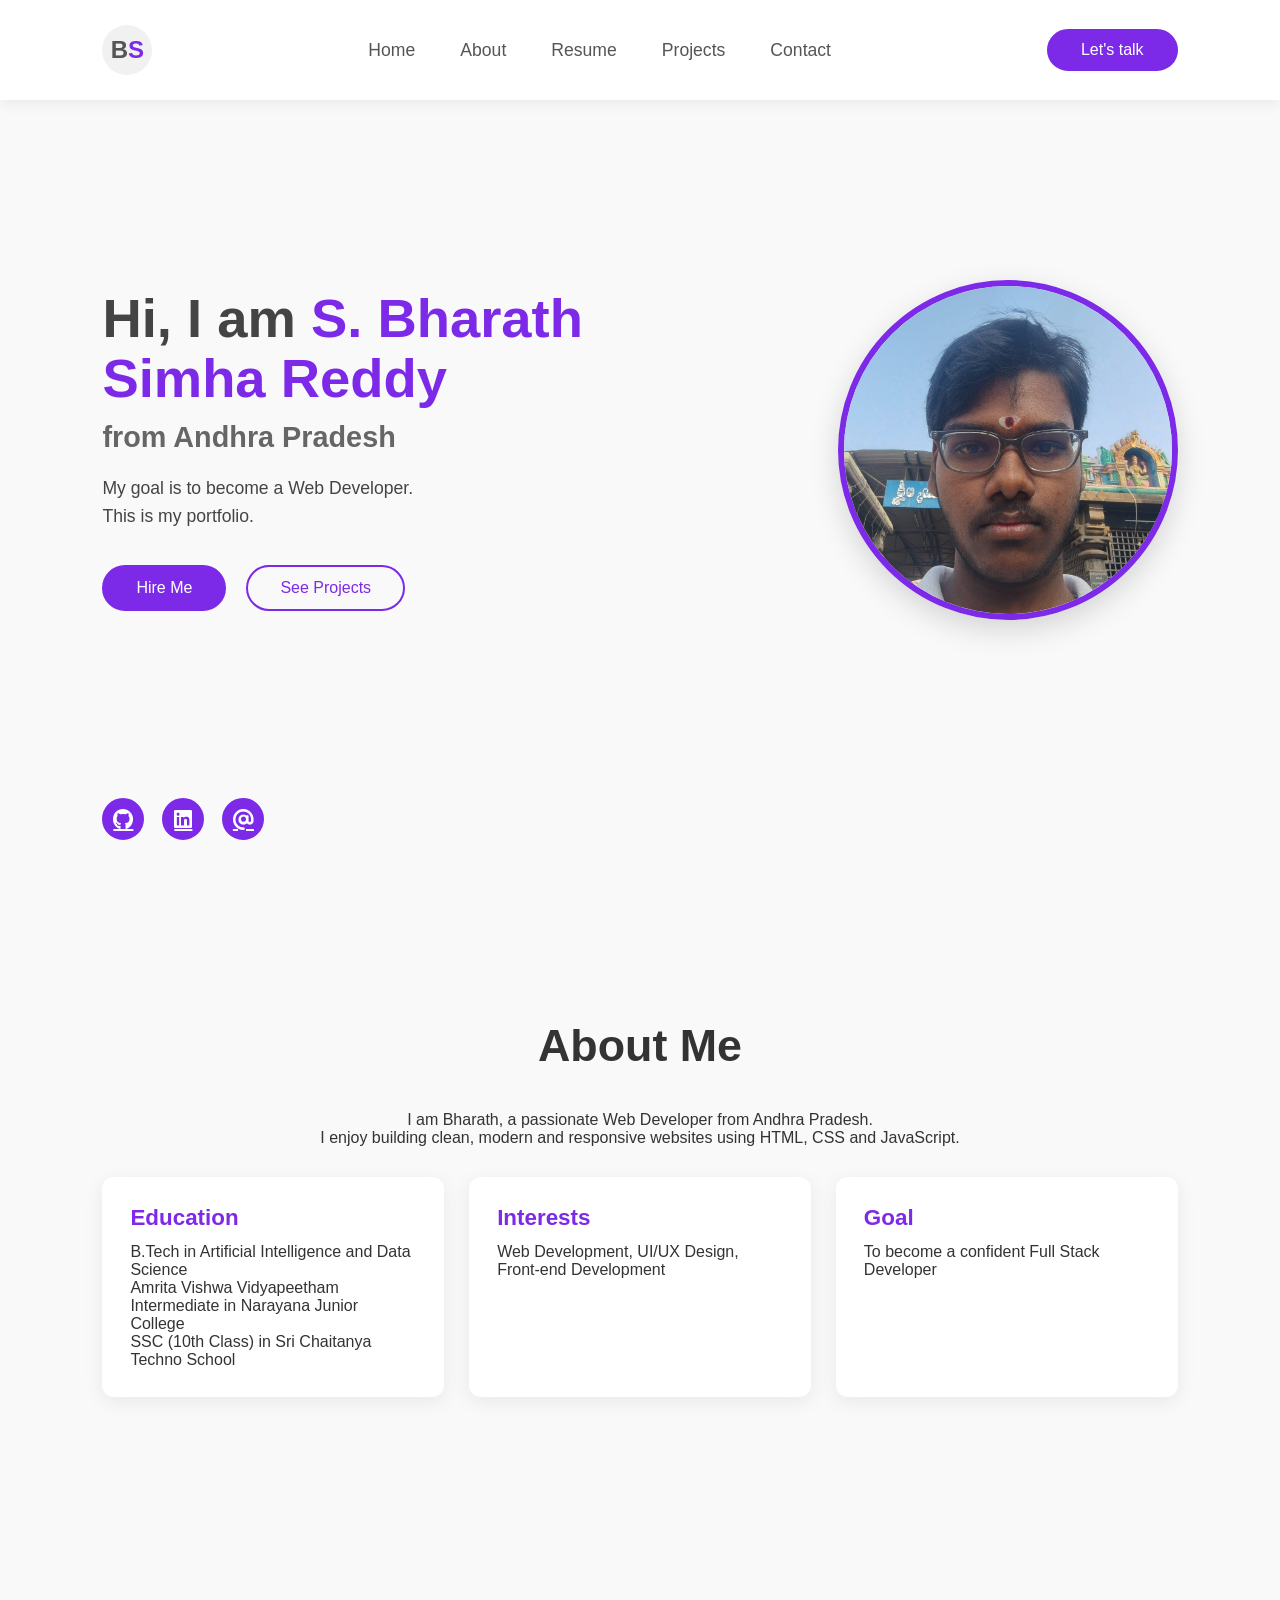
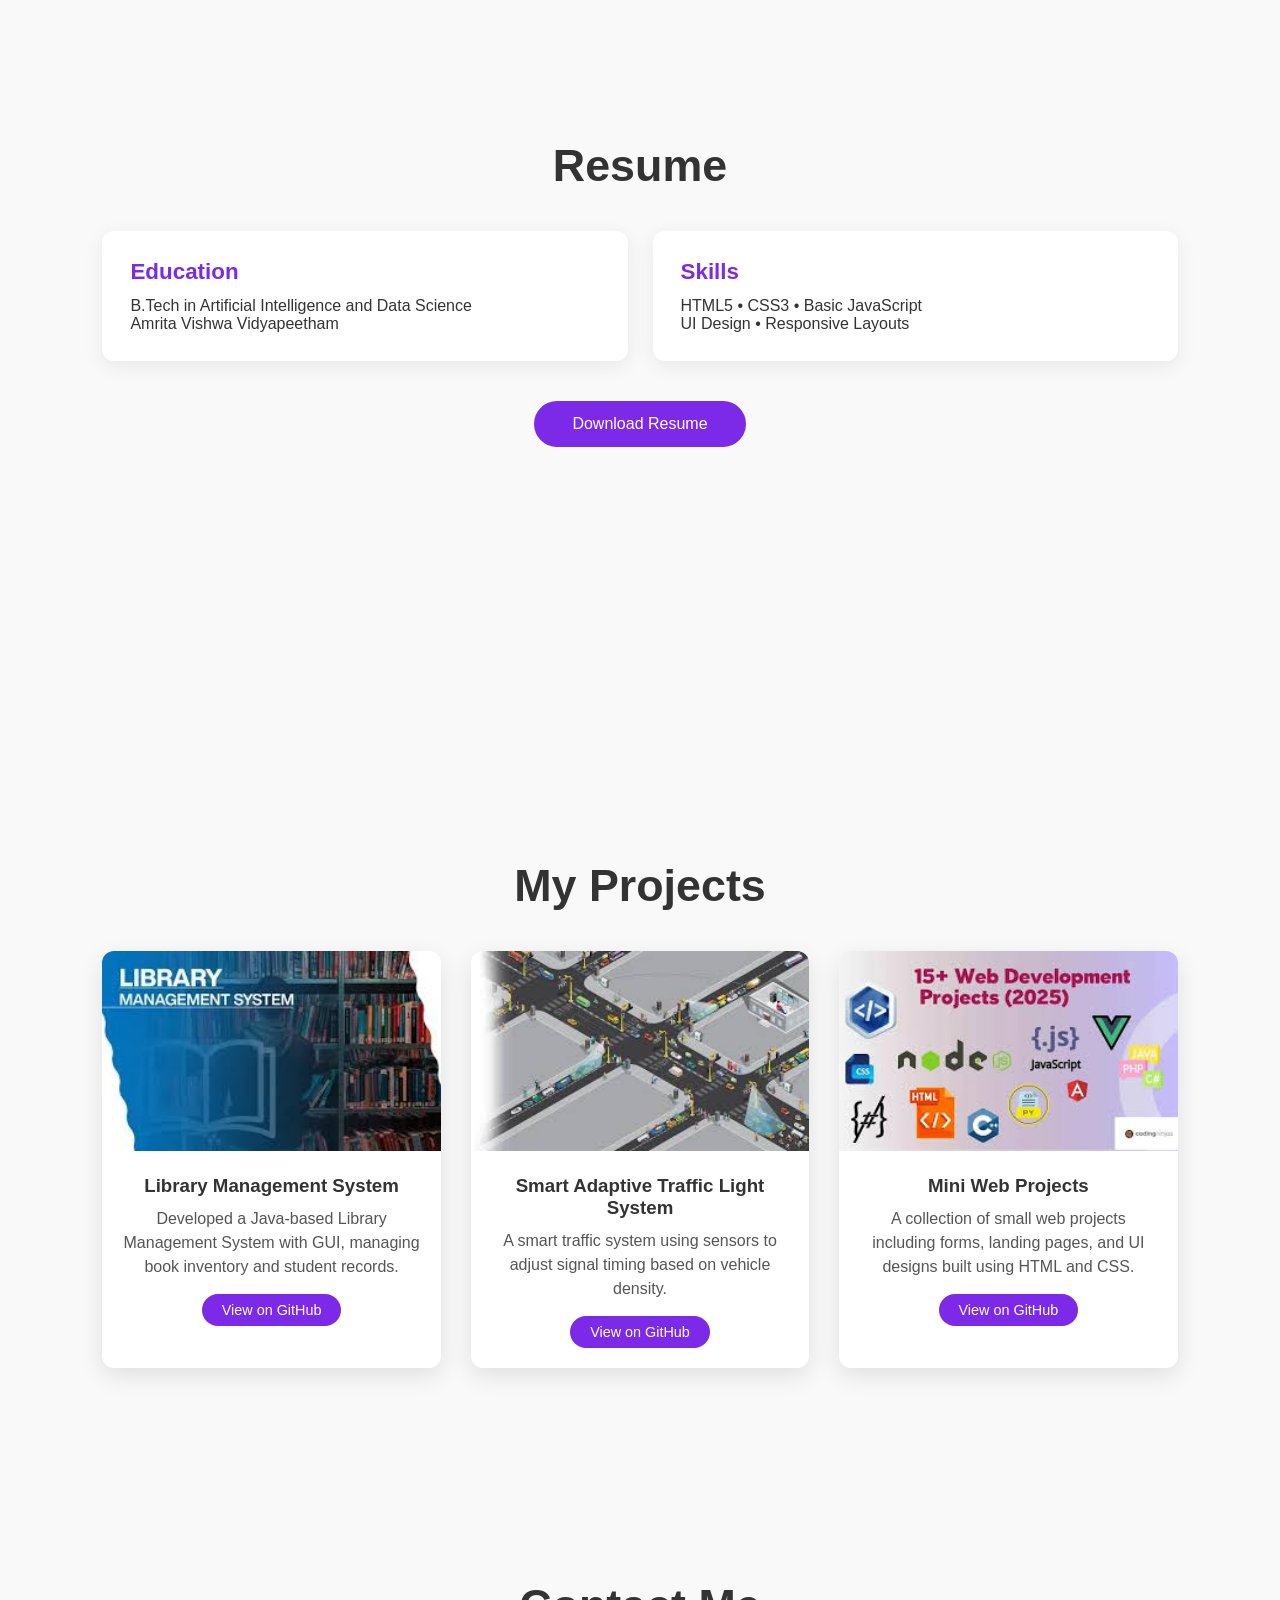
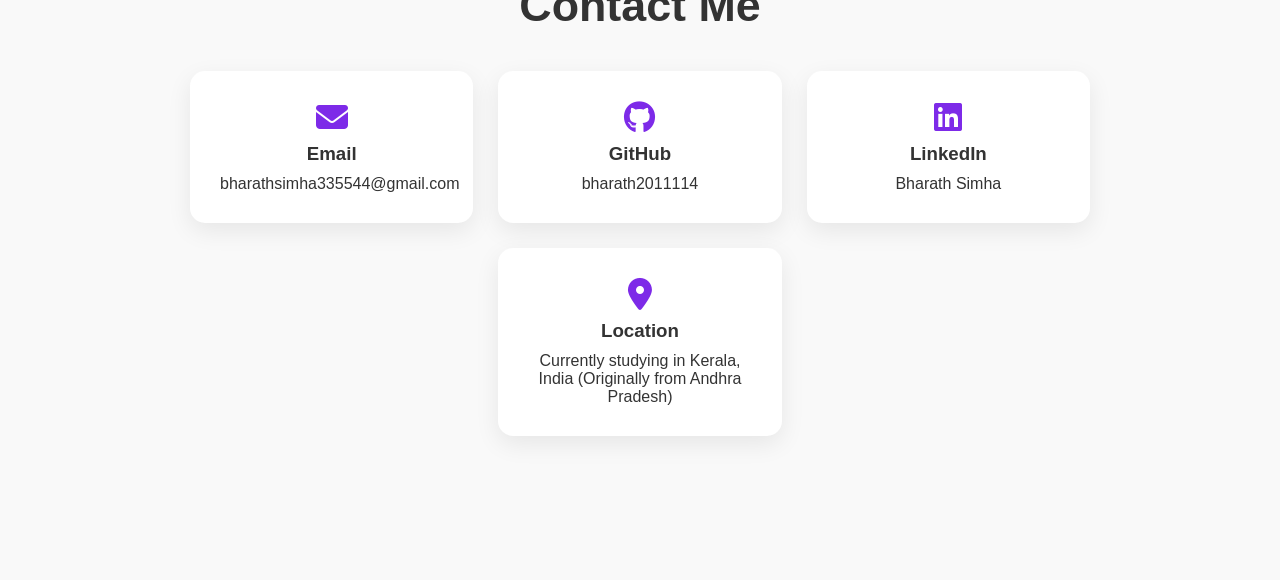
<file: index.html>
<!DOCTYPE html>
<html lang="en">
<head>
    <meta charset="UTF-8" />
    <meta name="viewport" content="width=device-width, initial-scale=1.0"/>
    <title>S. Bharath Simha Reddy Portfolio</title>
    <link rel="stylesheet" href="https://cdnjs.cloudflare.com/ajax/libs/font-awesome/6.5.1/css/all.min.css" />
    <link rel="stylesheet" href="style.css" />
</head>
<body>

    <header>
        <h2 class="logo">B<span>S</span></h2>
        <nav class="navigation">
            <a href="#home">Home</a>
            <a href="#about">About</a>
            <a href="#resume">Resume</a>
            <a href="#projects">Projects</a>
            <a href="#contact">Contact</a>
        </nav>
        <a href="#contact" class="btn-talk">Let's talk</a>
    </header>

    <section class="home" id="home">
        <div class="content">
            <h2>Hi, I am <span>S. Bharath Simha Reddy</span></h2>
            <h4>from Andhra Pradesh</h4>
            <p>My goal is to become a Web Developer.<br>This is my portfolio.</p>
            
            <div class="btn-group">
                <a href="#contact" class="btn-primary">Hire Me</a>
                <a href="https://github.com/bharath2011114?tab=repositories" class="btn-secondary">See Projects</a>
            </div>
        </div>

        <div class="social-icons">
            <a href="https://github.com/bharath2011114" target="_blank">
                <i class="fa-brands fa-github"></i>
            </a>
            <a href="https://www.linkedin.com/in/bharath-simha-82a777320/" target="_blank">
                <i class="fa-brands fa-linkedin"></i>
            </a>
            <a href="mailto:bharathsimha335544@gmail.com">
                <i class="fa-solid fa-at"></i>
            </a>
        </div>

        <div class="profile-image">
            <img src="profileimage.jpeg" alt="profile image">
        </div>
    </section>

    <section id="about" class="section">
        <div class="about-container">
            <h2>About Me</h2>
            <p>
                I am Bharath, a passionate Web Developer from Andhra Pradesh.<br>
                I enjoy building clean, modern and responsive websites using HTML, CSS and JavaScript.
            </p>

            <div class="about-cards">
                <div class="card">
                    <h3>Education</h3>
                    <p>B.Tech in Artificial Intelligence and Data Science</p>
                    <p>Amrita Vishwa Vidyapeetham</p>
                    <p>Intermediate in Narayana Junior College</p>
                    <p>SSC (10th Class) in Sri Chaitanya Techno School</p>
                </div>

                <div class="card">
                    <h3>Interests</h3>
                    <p>Web Development, UI/UX Design, Front-end Development</p>
                </div>

                <div class="card">
                    <h3>Goal</h3>
                    <p>To become a confident Full Stack Developer</p>
                </div>
            </div>
        </div>
    </section>

    <section id="resume" class="section">
        <h2>Resume</h2>
        <div class="resume-container">
            <div class="resume-box">
                <h3>Education</h3>
                <p>B.Tech in Artificial Intelligence and Data Science</p>
                <p>Amrita Vishwa Vidyapeetham</p>
            </div>

            <div class="resume-box">
                <h3>Skills</h3>
                <p>HTML5 • CSS3 • Basic JavaScript</p>
                <p>UI Design • Responsive Layouts</p>
            </div>
        </div>

        <a href="resume.pdf" download class="download-btn">Download Resume</a>
    </section>

    <section id="projects" class="section">
        <h2>My Projects</h2>
        <div class="projects-container">

        <!-- Project 1 -->
        <div class="project-card">
            <img src="library.jpg" alt="Library Project">

            <div class="project-content">
                <h3>Library Management System</h3>
                <p>
                    Developed a Java-based Library Management System with GUI,
                    managing book inventory and student records.
                </p>

                <a href="https://github.com/bharath2011114/Library_manager" target="_blank" class="project-btn">
                    View on GitHub
                </a>
            </div>
        </div>

        <!-- Project 2 -->
        <div class="project-card">
            <img src="traffic.jpg" alt="Traffic Project">

            <div class="project-content">
                <h3>Smart Adaptive Traffic Light System</h3>
                <p>
                    A smart traffic system using sensors to adjust signal timing
                    based on vehicle density.
                </p>

                <a href="https://github.com/bharath2011114/Traffic-light-project" target="_blank" class="project-btn">
                    View on GitHub
                </a>
            </div>
        </div>
        <!-- Project3 -->
        <div class="project-card">
            <img src="web.jpg" alt="Mini Projects">
            <div class="project-content">
                <h3>Mini Web Projects</h3>
                <p>
                     A collection of small web projects including forms, landing pages, 
                     and UI designs built using HTML and CSS.
                </p>
                <a href="https://github.com/bharath2011114/mini_projects" target="_blank" class="project-btn">
                    View on GitHub</a>
            </div>
        </div>
        </div>
    </section>

    <section id="contact" class="section">
        <h2>Contact Me</h2>
        <div class="contact-container">
            <a href="mailto:bharathsimha335544@gmail.com" class="contact-card">
                <i class="fa-solid fa-envelope"></i>
                <h3>Email</h3>
                <p>bharathsimha335544@gmail.com</p>
            </a>
            <a href="https://github.com/bharath2011114" target="_blank" class="contact-card">
                <i class="fa-brands fa-github"></i>
                <h3>GitHub</h3>
                <p>bharath2011114</p>
            </a>
            <a href="https://www.linkedin.com/in/bharath-simha-82a777320/" target="_blank" class="contact-card">
                <i class="fa-brands fa-linkedin"></i>
                <h3>LinkedIn</h3>
                <p>Bharath Simha</p>
            </a>
            <a href="https://www.google.com/maps/place/Amrita+Vishwa+Vidyapeetham,+Amritapuri/@9.0935884,76.4919384,17.36z/data=!4m6!3m5!1s0x3b0602e7b4a2049d:0x3af3246b5138db0f!8m2!3d9.093937!4d76.4918194!16s%2Fg%2F1tfz_hyb?entry=ttu&g_ep=EgoyMDI2MDMxOC4xIKXMDSoASAFQAw%3D%3D" class="contact-card">
                <i class="fa-solid fa-location-dot"></i>
                <h3>Location</h3>
                <p>Currently studying in Kerala, India (Originally from Andhra Pradesh)</p>
            </a>
        </div>
    </section>

</body>
</html>
</file>
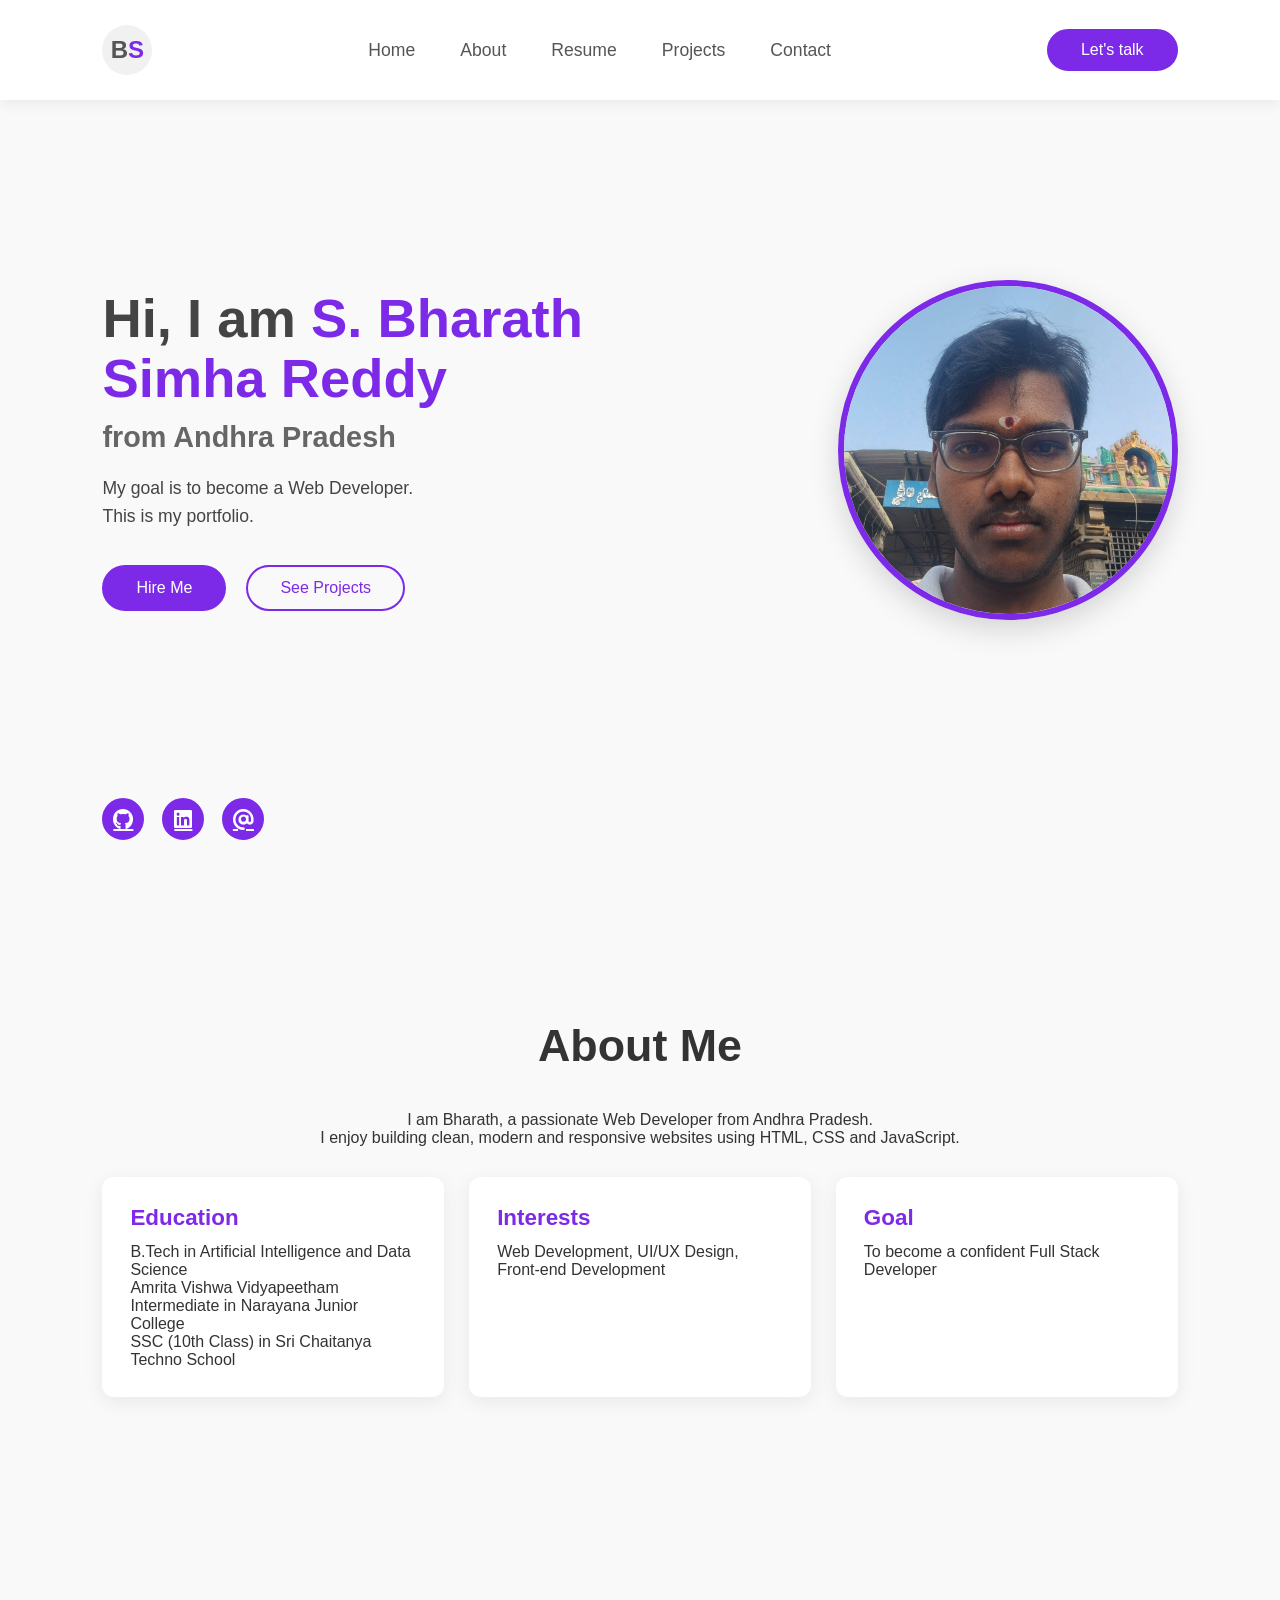
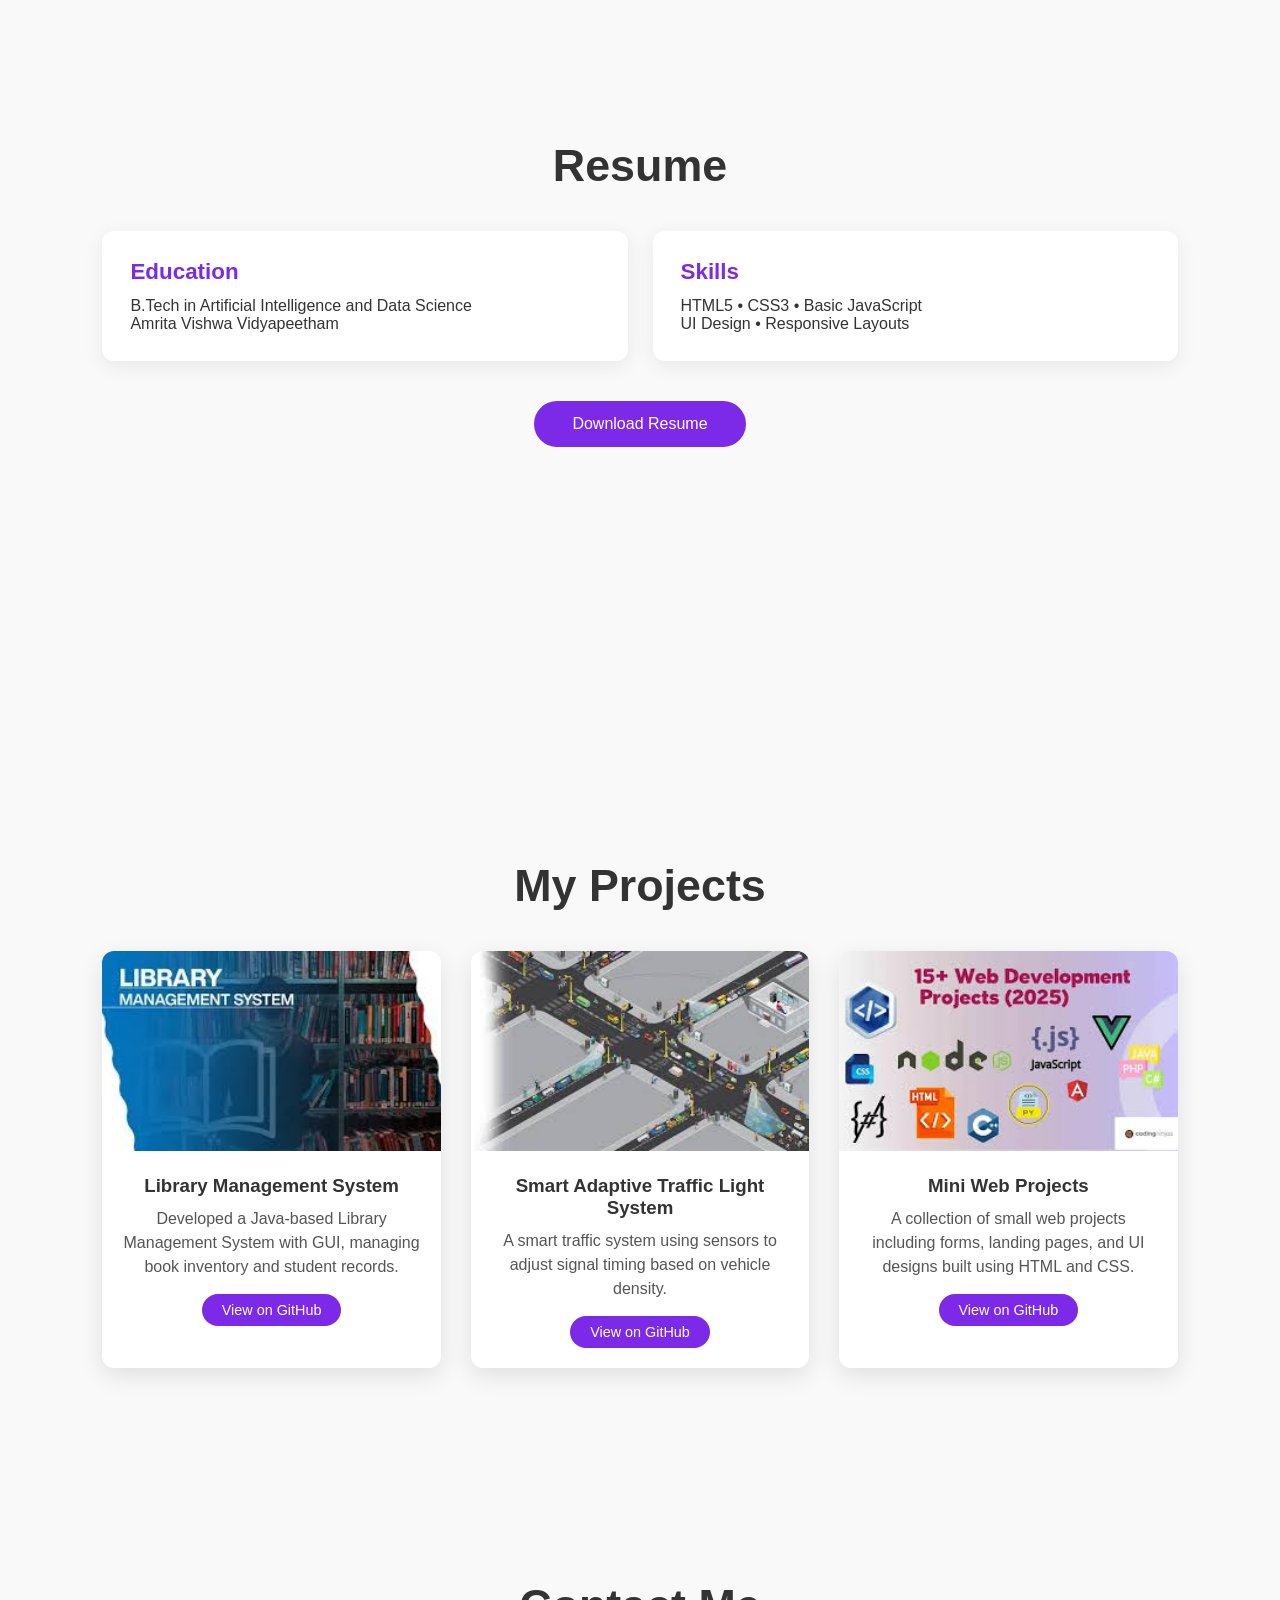
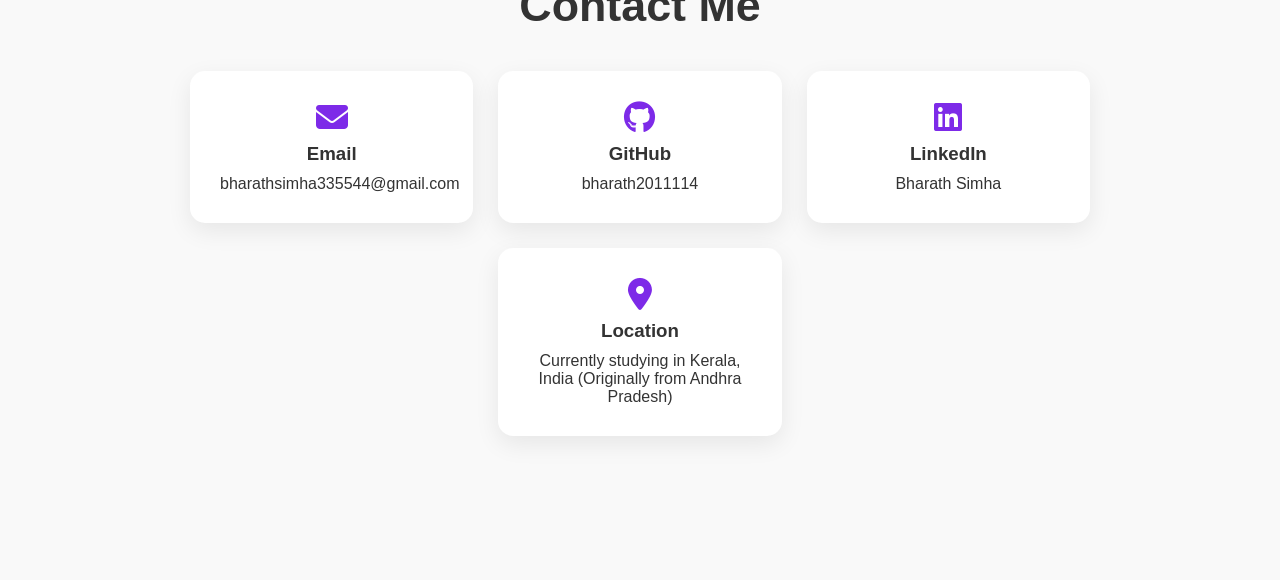
<file: Index (2).html>
<!DOCTYPE html>
<html lang="en">
<head>
    <meta charset="UTF-8" />
    <meta name="viewport" content="width=device-width, initial-scale=1.0"/>
    <title>S. Bharath Simha Reddy Portfolio</title>
    <link rel="stylesheet" href="https://cdnjs.cloudflare.com/ajax/libs/font-awesome/6.5.1/css/all.min.css" />
    <link rel="stylesheet" href="style.css" />
</head>
<body>

    <header>
        <h2 class="logo">B<span>S</span></h2>
        <nav class="navigation">
            <a href="#home">Home</a>
            <a href="#about">About</a>
            <a href="#resume">Resume</a>
            <a href="#projects">Projects</a>
            <a href="#contact">Contact</a>
        </nav>
        <a href="#contact" class="btn-talk">Let's talk</a>
    </header>

    <section class="home" id="home">
        <div class="content">
            <h2>Hi, I am <span>S. Bharath Simha Reddy</span></h2>
            <h4>from Andhra Pradesh</h4>
            <p>My goal is to become a Web Developer.<br>This is my portfolio.</p>
            
            <div class="btn-group">
                <a href="#contact" class="btn-primary">Hire Me</a>
                <a href="https://github.com/bharath2011114?tab=repositories" class="btn-secondary">See Projects</a>
            </div>
        </div>

        <div class="social-icons">
            <a href="https://github.com/bharath2011114" target="_blank">
                <i class="fa-brands fa-github"></i>
            </a>
            <a href="https://www.linkedin.com/in/bharath-simha-82a777320/" target="_blank">
                <i class="fa-brands fa-linkedin"></i>
            </a>
            <a href="mailto:bharathsimha335544@gmail.com">
                <i class="fa-solid fa-at"></i>
            </a>
        </div>

        <div class="profile-image">
            <img src="profileimage.jpeg" alt="profile image">
        </div>
    </section>

    <section id="about" class="section">
        <div class="about-container">
            <h2>About Me</h2>
            <p>
                I am Bharath, a passionate Web Developer from Andhra Pradesh.<br>
                I enjoy building clean, modern and responsive websites using HTML, CSS and JavaScript.
            </p>

            <div class="about-cards">
                <div class="card">
                    <h3>Education</h3>
                    <p>B.Tech in Artificial Intelligence and Data Science</p>
                    <p>Amrita Vishwa Vidyapeetham</p>
                    <p>Intermediate in Narayana Junior College</p>
                    <p>SSC (10th Class) in Sri Chaitanya Techno School</p>
                </div>

                <div class="card">
                    <h3>Interests</h3>
                    <p>Web Development, UI/UX Design, Front-end Development</p>
                </div>

                <div class="card">
                    <h3>Goal</h3>
                    <p>To become a confident Full Stack Developer</p>
                </div>
            </div>
        </div>
    </section>

    <section id="resume" class="section">
        <h2>Resume</h2>
        <div class="resume-container">
            <div class="resume-box">
                <h3>Education</h3>
                <p>B.Tech in Artificial Intelligence and Data Science</p>
                <p>Amrita Vishwa Vidyapeetham</p>
            </div>

            <div class="resume-box">
                <h3>Skills</h3>
                <p>HTML5 • CSS3 • Basic JavaScript</p>
                <p>UI Design • Responsive Layouts</p>
            </div>
        </div>

        <a href="resume.pdf" download class="download-btn">Download Resume</a>
    </section>

    <section id="projects" class="section">
        <h2>My Projects</h2>
        <div class="projects-container">

        <!-- Project 1 -->
        <div class="project-card">
            <img src="library.jpg" alt="Library Project">

            <div class="project-content">
                <h3>Library Management System</h3>
                <p>
                    Developed a Java-based Library Management System with GUI,
                    managing book inventory and student records.
                </p>

                <a href="https://github.com/bharath2011114/Library_manager" target="_blank" class="project-btn">
                    View on GitHub
                </a>
            </div>
        </div>

        <!-- Project 2 -->
        <div class="project-card">
            <img src="traffic.jpg" alt="Traffic Project">

            <div class="project-content">
                <h3>Smart Adaptive Traffic Light System</h3>
                <p>
                    A smart traffic system using sensors to adjust signal timing
                    based on vehicle density.
                </p>

                <a href="https://github.com/bharath2011114/Traffic-light-project" target="_blank" class="project-btn">
                    View on GitHub
                </a>
            </div>
        </div>
        <!-- Project3 -->
        <div class="project-card">
            <img src="web.jpg" alt="Mini Projects">
            <div class="project-content">
                <h3>Mini Web Projects</h3>
                <p>
                     A collection of small web projects including forms, landing pages, 
                     and UI designs built using HTML and CSS.
                </p>
                <a href="https://github.com/bharath2011114/mini_projects" target="_blank" class="project-btn">
                    View on GitHub</a>
            </div>
        </div>
        </div>
    </section>

    <section id="contact" class="section">
        <h2>Contact Me</h2>
        <div class="contact-container">
            <a href="mailto:bharathsimha335544@gmail.com" class="contact-card">
                <i class="fa-solid fa-envelope"></i>
                <h3>Email</h3>
                <p>bharathsimha335544@gmail.com</p>
            </a>
            <a href="https://github.com/bharath2011114" target="_blank" class="contact-card">
                <i class="fa-brands fa-github"></i>
                <h3>GitHub</h3>
                <p>bharath2011114</p>
            </a>
            <a href="https://www.linkedin.com/in/bharath-simha-82a777320/" target="_blank" class="contact-card">
                <i class="fa-brands fa-linkedin"></i>
                <h3>LinkedIn</h3>
                <p>Bharath Simha</p>
            </a>
            <a href="https://www.google.com/maps/place/Amrita+Vishwa+Vidyapeetham,+Amritapuri/@9.0935884,76.4919384,17.36z/data=!4m6!3m5!1s0x3b0602e7b4a2049d:0x3af3246b5138db0f!8m2!3d9.093937!4d76.4918194!16s%2Fg%2F1tfz_hyb?entry=ttu&g_ep=EgoyMDI2MDMxOC4xIKXMDSoASAFQAw%3D%3D" class="contact-card">
                <i class="fa-solid fa-location-dot"></i>
                <h3>Location</h3>
                <p>Currently studying in Kerala, India (Originally from Andhra Pradesh)</p>
            </a>
        </div>
    </section>

</body>
</html>
</file>
<file: style.css>
* {
    margin: 0;
    padding: 0;
    box-sizing: border-box;
    font-family: 'Poppins', sans-serif;
}

html {
    scroll-behavior: smooth;
}

body {
    background: #f9f9f9;
    color: #333;
}

/* Header */
header {
    position: fixed;
    top: 0;
    left: 0;
    width: 100%;
    padding: 25px 8%;
    display: flex;
    justify-content: space-between;
    align-items: center;
    background: rgba(255, 255, 255, 0.92);
    backdrop-filter: blur(8px);
    z-index: 1000;
    box-shadow: 0 2px 15px rgba(0,0,0,0.08);
}

.logo{
    width: 50px;
    height: 50px;
    border-radius: 50%;           
    background: #f1f1f1;         
    display: flex;
    align-items: center;
    justify-content: center;
    font-size: 1.5em;
    font-weight: bold;
    color: #555;
}
.logo span {
    color: #7d2ae8;
}

.navigation {
    display: flex;
    gap: 45px;
}

.navigation a {
    color: #555;
    text-decoration: none;
    font-weight: 500;
    font-size: 1.1em;
    transition: 0.3s;
}

.navigation a:hover {
    color: #7d2ae8;
}

.btn-talk {
    padding: 10px 32px;
    background: #7d2ae8;
    color: white;
    text-decoration: none;
    border-radius: 50px;
    font-weight: 500;
    transition: 0.3s;
    border: 2px solid #7d2ae8;
}

.btn-talk:hover {
    background: transparent;
    color: #7d2ae8;
}

/* Home */
.home {
    min-height: 100vh;
    padding: 0 8% 0 8%;
    display: flex;
    align-items: center;
    justify-content: space-between;
    flex-wrap: wrap;
    gap: 40px;
}

.content {
    max-width: 580px;
    color: #444;
}

.content h2 {
    font-size: 3.4rem;
    line-height: 1.1;
    margin-bottom: 12px;
}

.content h2 span {
    color: #7d2ae8;
}

.content h4 {
    font-size: 1.8rem;
    margin-bottom: 20px;
    color: #666;
}

.content p {
    font-size: 1.1rem;
    line-height: 1.6;
    margin-bottom: 35px;
}

.btn-group {
    display: flex;
    gap: 20px;
    flex-wrap: wrap;
}

.btn-primary,
.btn-secondary {
    padding: 12px 32px;
    border-radius: 50px;
    text-decoration: none;
    font-weight: 500;
    transition: 0.3s;
}

.btn-primary {
    background: #7d2ae8;
    color: white;
    border: 2px solid #7d2ae8;
}

.btn-secondary {
    background: transparent;
    color: #7d2ae8;
    border: 2px solid #7d2ae8;
}

.btn-primary:hover {
    background: transparent;
    color: #7d2ae8;
}

.btn-secondary:hover {
    background: #7d2ae8;
    color: white;
}

.social-icons {
    position: absolute;
    bottom: 60px;
    left: 8%;
    display: flex;
    gap: 18px;
}

.social-icons a {
    width: 42px;
    height: 42px;
    background: #7d2ae8;
    color: white;
    border-radius: 50%;
    display: flex;
    align-items: center;
    justify-content: center;
    font-size: 1.3rem;
    transition: 0.3s;
    border: 2px solid #7d2ae8;
}

.social-icons a:hover {
    transform: translateY(-6px);
    box-shadow: 0 8px 20px rgba(125, 42, 232, 0.3);
}

.profile-image {
    width: 340px;
    height: 340px;
    border-radius: 50%;
    overflow: hidden;
    border: 6px solid #7d2ae8;
    box-shadow: 0 10px 30px rgba(0,0,0,0.15);
    flex-shrink: 0;
}

.profile-image img {
    width: 100%;
    height: 100%;
    object-fit: cover;
}

/* Sections */
.section {
    min-height: 80vh;
    padding: 120px 8% 80px;
    text-align: center;
}

.section h2 {
    font-size: 2.8rem;
    margin-bottom: 40px;
    color: #333;
}

.about-container, .resume-container {
    max-width: 1100px;
    margin: 0 auto;
}

.about-cards, .resume-container {
    display: grid;
    grid-template-columns: repeat(auto-fit, minmax(280px, 1fr));
    gap: 25px;
    margin-top: 30px;
}

.card, .resume-box {
    background: white;
    padding: 28px;
    border-radius: 12px;
    box-shadow: 0 5px 20px rgba(0,0,0,0.07);
    text-align: left;
}

.card h3, .resume-box h3 {
    color: #7d2ae8;
    margin-bottom: 12px;
    font-size: 1.4rem;
}
.download-btn {
    display: inline-block;
    margin-top: 40px;
    padding: 12px 36px;
    background: #7d2ae8;
    color: white;
    text-decoration: none;
    border-radius: 50px;
    font-weight: 500;
    border: 2px solid #7d2ae8;
    transition: 0.3s;
}
.download-btn:hover {
    background: transparent;
    color: #7d2ae8;
}
.projects-container{
    display: grid;
    grid-template-columns: repeat(auto-fit, minmax(320px, 1fr));
    gap: 30px;
    max-width: 1100px;
    margin: auto;
}
.project-card{
    background: white;
    border-radius: 12px;
    overflow: hidden;
    box-shadow: 0 8px 25px rgba(0,0,0,0.1);
    transition: 0.3s;
}
.project-card:hover{
    transform: translateY(-10px);
}
.project-card img{
    width: 100%;
    height: 200px;
    object-fit: cover;
}
.project-content{
    padding: 20px;
    text-align: center;
}
.project-content h3{
    margin-bottom: 10px;
    color: #333;
}
.project-content p{
    color: #555;
    line-height: 1.5;
}
.project-btn{
    display: inline-block;
    margin-top: 15px;
    padding: 8px 20px;
    background: #7d2ae8;
    color: white;
    text-decoration: none;
    border-radius: 20px;
    font-size: 0.9rem;
    transition: 0.3s;
}
.project-btn:hover{
    background: transparent;
    color: #7d2ae8;
    border: 2px solid #7d2ae8;
}
.contact-container{
    display: grid;
    grid-template-columns: repeat(auto-fit, minmax(250px, 1fr));
    gap: 25px;
    max-width: 900px;
    margin: auto;
}
.contact-card{
    background: white;
    padding: 30px;
    border-radius: 15px;
    text-align: center;
    box-shadow: 0 8px 25px rgba(0,0,0,0.08);
    transition: 0.3s;
    text-decoration: none;
    color: inherit;
}
.contact-card:hover{
    transform: translateY(-8px);
}
.contact-card i{
    font-size: 2rem;
    color: #7d2ae8;
    margin-bottom: 10px;
    transition: 0.3s;
}
.contact-card h3{
    margin-bottom: 10px;
}
.contact-card:last-child{
    grid-column: 2;   
}


/* Responsive */
@media (max-width: 900px) {
    .home {
        flex-direction: column-reverse;
        text-align: center;
        padding-top: 140px;
    }

    .social-icons {
        position: static;
        margin: 30px 0;
        justify-content: center;
    }

    .profile-image {
        margin: 0 auto;
    }

    .content {
        max-width: 100%;
    }
}
</file>
